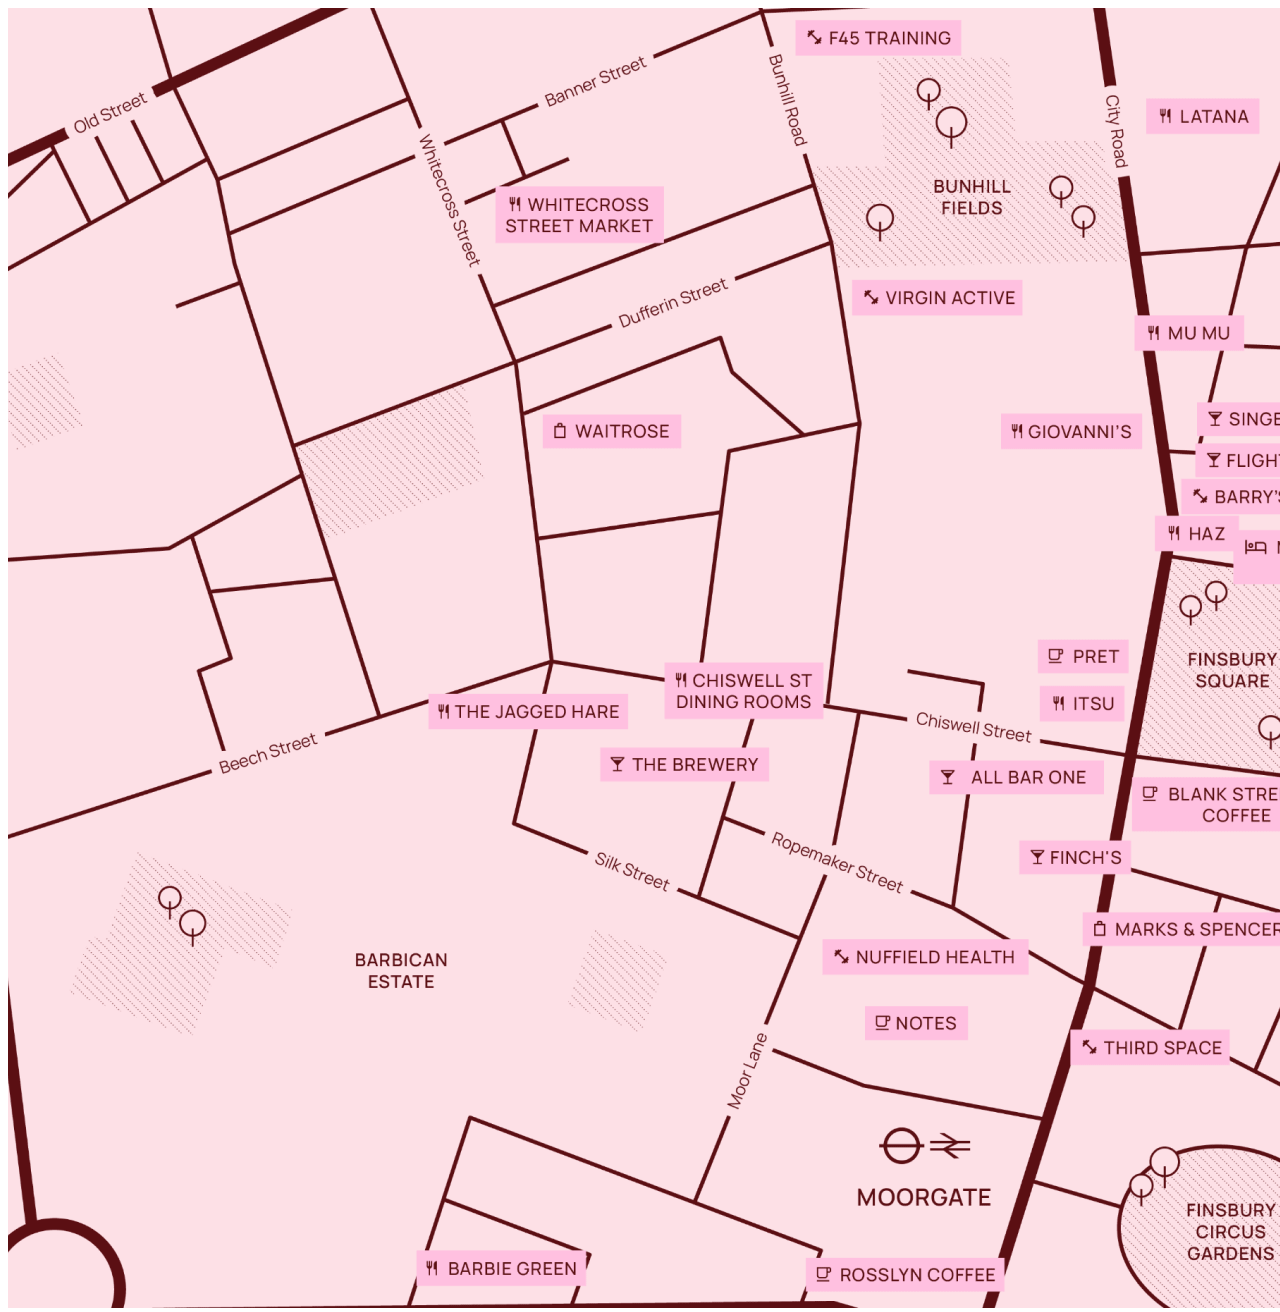
<file: panzoom.html>
<!DOCTYPE html>
<html lang="en">
<head>
    <meta charset="UTF-8">
    <meta name="viewport" content="width=device-width, initial-scale=1.0">
    <title>Document</title>
    <style>

.pinch-zoom-parent {
  height: 100vh;
  width: 100%;
}

    </style>
</head>
<body>
    <div class="page pinch-zoom-parent">
        <div class="pinch-zoom">
            <img src="assets/images/map (1).gif" />
        </div>
    </div>
    
    <script>
        var el = document.querySelector(".pinch-zoom");
new PinchZoom.default(el, {});

    </script>
</body>
</html>
</file>
